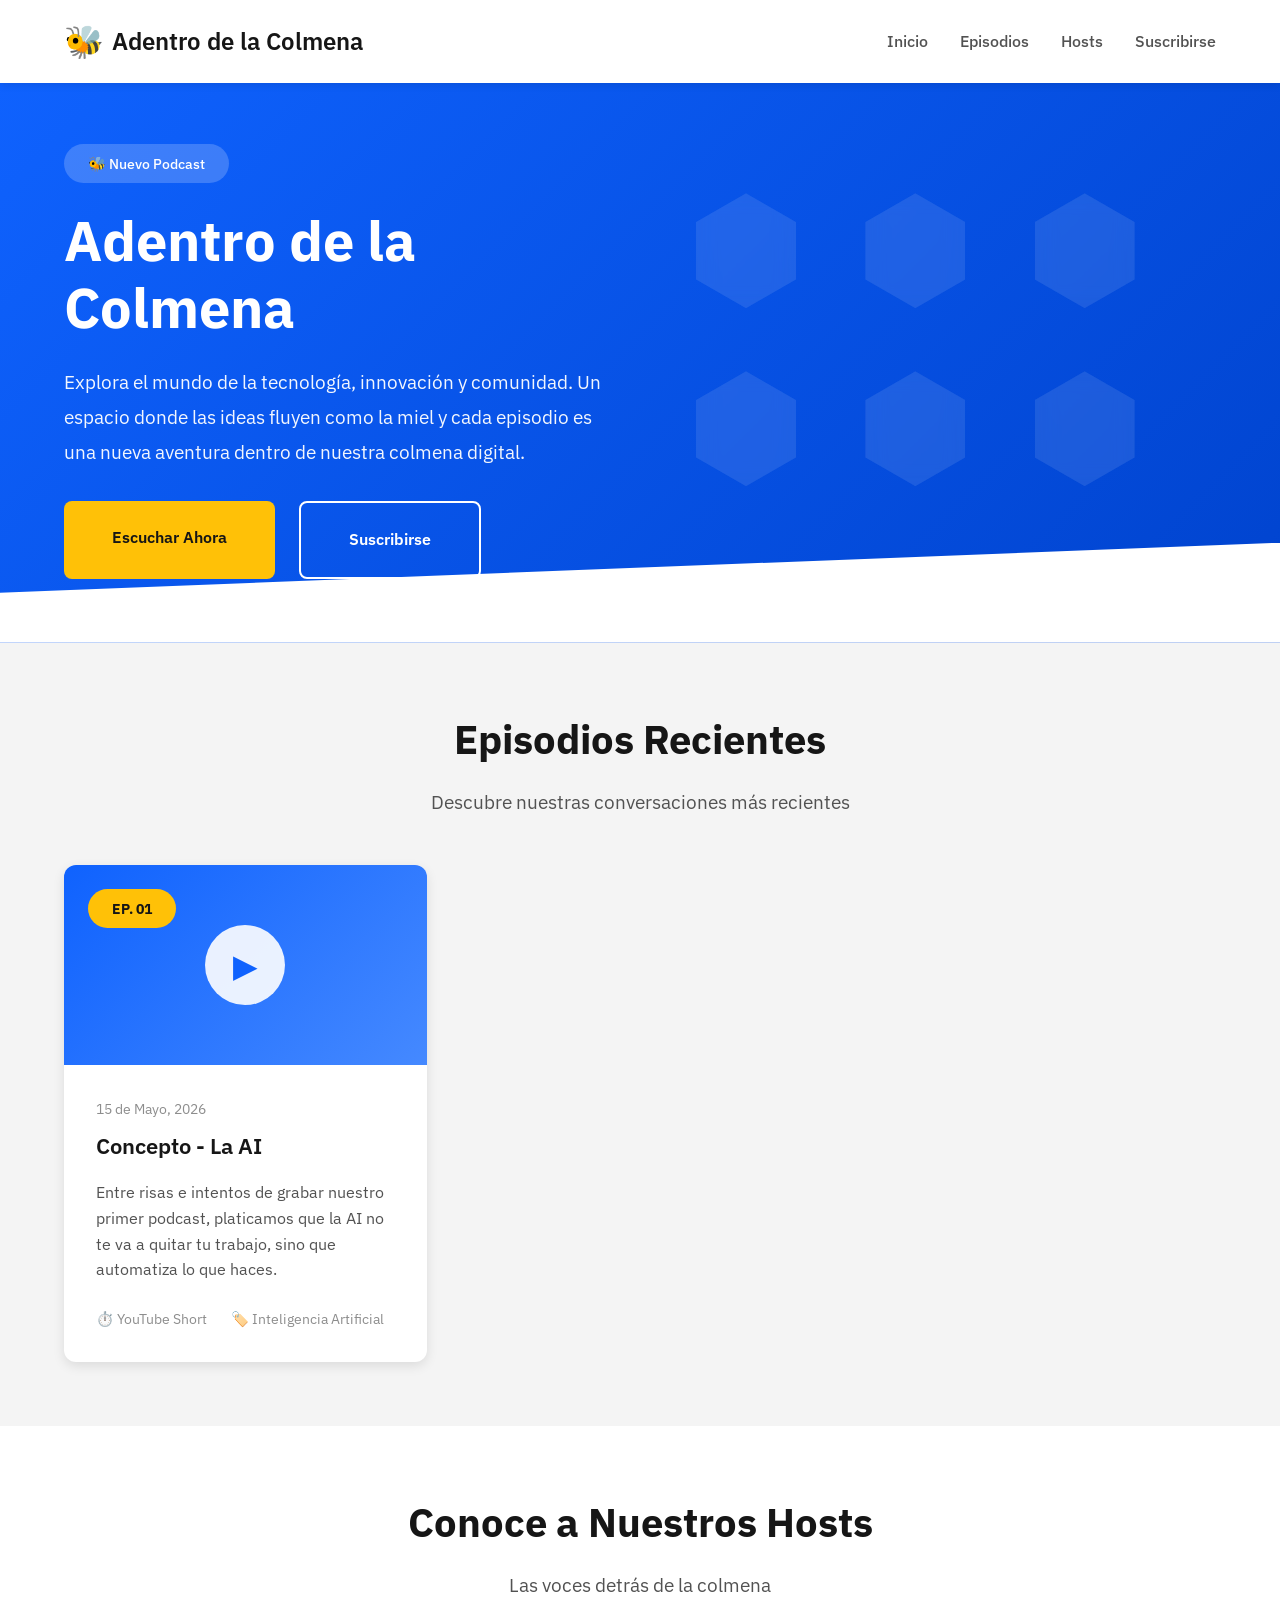
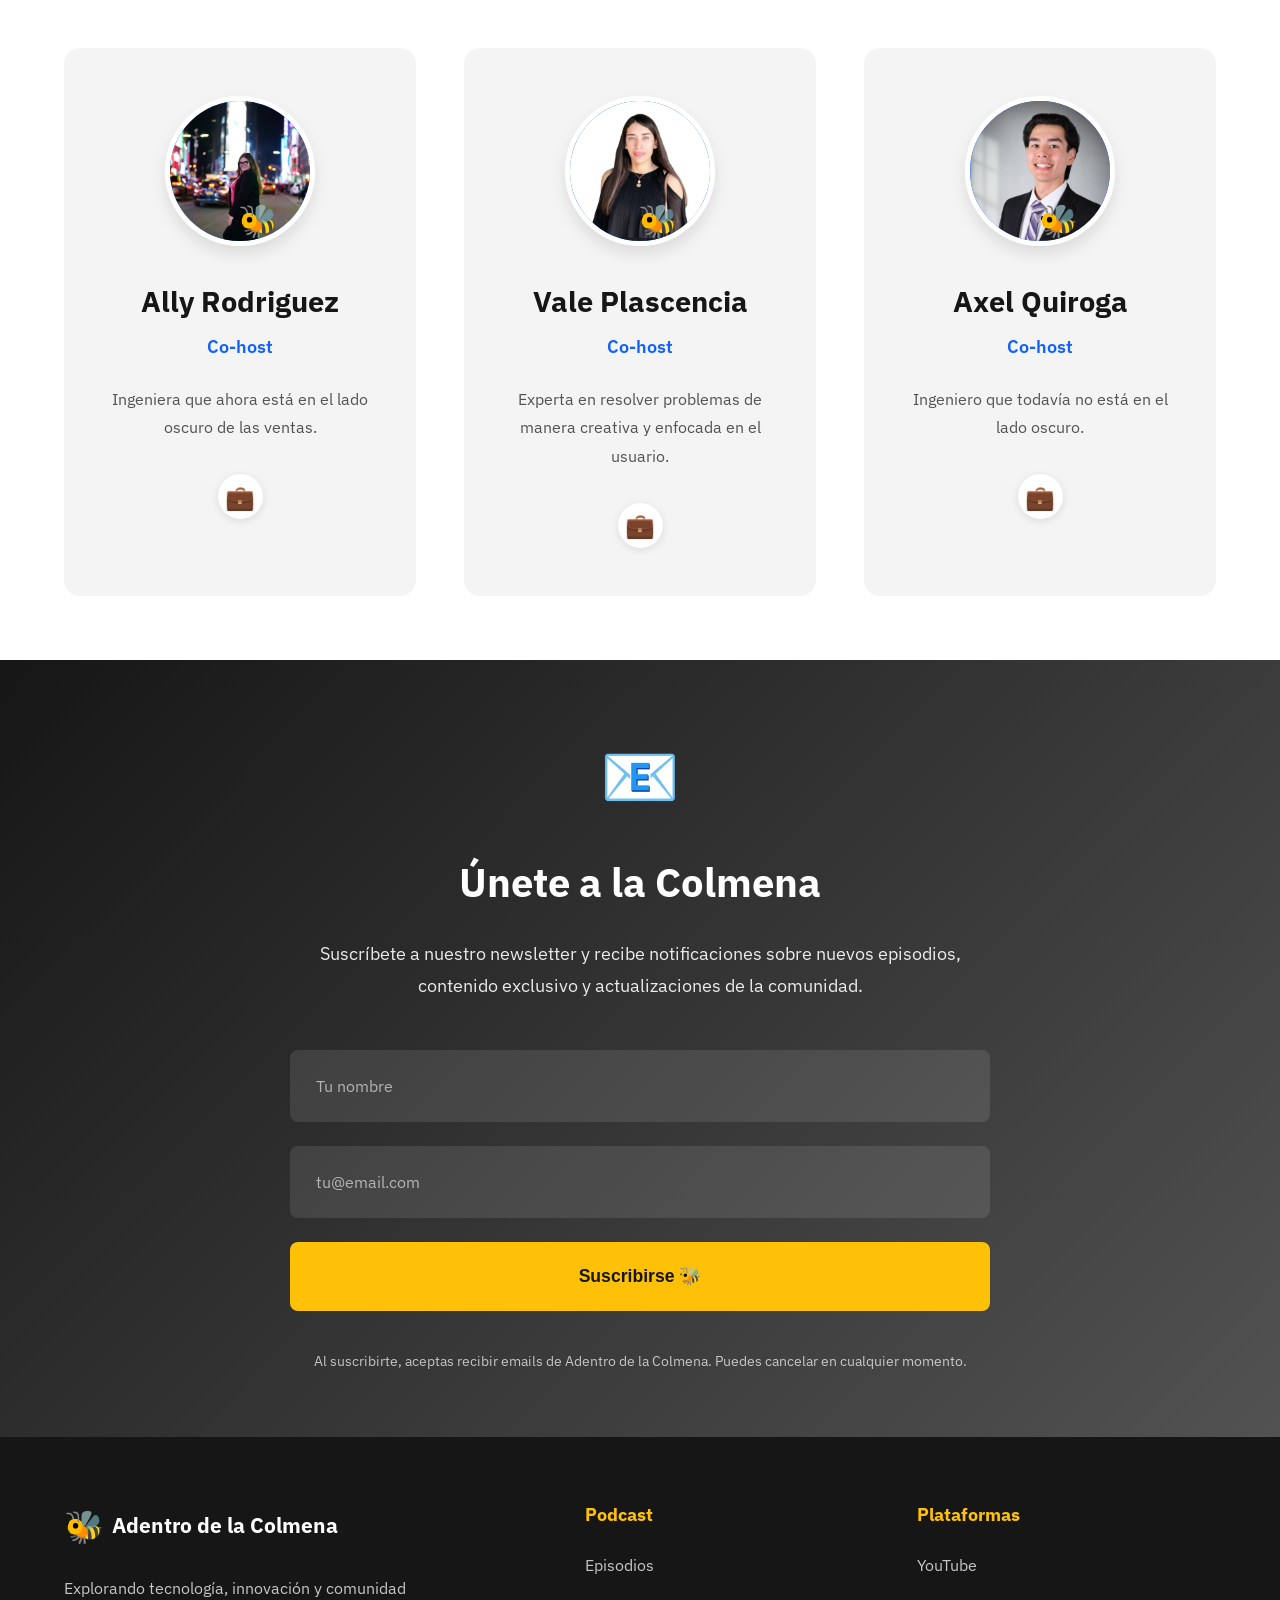
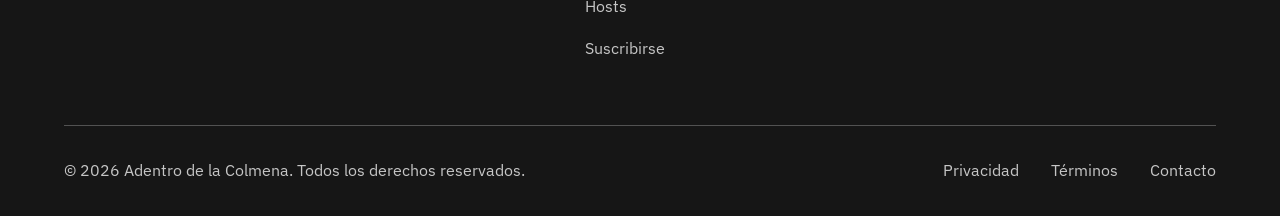
<file: index.html>
<!DOCTYPE html>
<html lang="es">
<head>
    <meta charset="UTF-8">
    <meta name="viewport" content="width=device-width, initial-scale=1.0">
    <meta name="description" content="Adentro de la Colmena - Un podcast sobre tecnología, innovación y comunidad">
    <title>Adentro de la Colmena | Podcast</title>
    <link rel="icon" href="data:image/svg+xml,<svg xmlns=%22http://www.w3.org/2000/svg%22 viewBox=%220 0 100 100%22><text y=%22.9em%22 font-size=%2290%22>🐝</text></svg>">
    <link rel="stylesheet" href="css/styles.css">
    <link rel="preconnect" href="https://fonts.googleapis.com">
    <link rel="preconnect" href="https://fonts.gstatic.com" crossorigin>
    <link href="https://fonts.googleapis.com/css2?family=IBM+Plex+Sans:wght@300;400;500;600;700&display=swap" rel="stylesheet">
</head>
<body>
    <!-- Header/Navigation -->
    <header class="header">
        <nav class="nav-container">
            <div class="logo">
                <span class="bee-icon">🐝</span>
                <h1>Adentro de la Colmena</h1>
            </div>
            <ul class="nav-menu">
                <li><a href="#inicio">Inicio</a></li>
                <li><a href="#episodios">Episodios</a></li>
                <li><a href="#hosts">Hosts</a></li>
                <li><a href="#suscribirse">Suscribirse</a></li>
            </ul>
            <button class="mobile-menu-toggle" aria-label="Toggle menu">
                <span></span>
                <span></span>
                <span></span>
            </button>
        </nav>
    </header>

    <!-- Hero Section -->
    <section id="inicio" class="hero">
        <div class="hero-content">
            <div class="hero-text">
                <span class="hero-badge">🐝 Nuevo Podcast</span>
                <h2 class="hero-title">Adentro de la Colmena</h2>
                <p class="hero-description">
                    Explora el mundo de la tecnología, innovación y comunidad. 
                    Un espacio donde las ideas fluyen como la miel y cada episodio 
                    es una nueva aventura dentro de nuestra colmena digital.
                </p>
                <div class="hero-buttons">
                    <a href="#episodios" class="btn btn-primary">Escuchar Ahora</a>
                    <a href="#suscribirse" class="btn btn-secondary">Suscribirse</a>
                </div>
            </div>
            <div class="hero-visual">
                <div class="honeycomb-pattern">
                    <div class="hexagon"></div>
                    <div class="hexagon"></div>
                    <div class="hexagon"></div>
                    <div class="hexagon"></div>
                    <div class="hexagon"></div>
                    <div class="hexagon"></div>
                </div>
            </div>
        </div>
        <div class="hero-wave"></div>
    </section>

    <!-- Episodes Gallery Section -->
    <section id="episodios" class="episodes">
        <div class="container">
            <div class="section-header">
                <h2 class="section-title">Episodios Recientes</h2>
                <p class="section-subtitle">Descubre nuestras conversaciones más recientes</p>
            </div>
            
            <div class="episodes-grid">
                <!-- Episode 1 -->
                <article class="episode-card" data-video-id="dlVNKXqr_vY" data-episode-title="Concepto - La AI">
                    <div class="episode-image">
                        <div class="episode-number">EP. 01</div>
                        <div class="play-button">▶</div>
                    </div>
                    <div class="episode-content">
                        <span class="episode-date">15 de Mayo, 2026</span>
                        <h3 class="episode-title">Concepto - La AI</h3>
                        <p class="episode-description">
                            Entre risas e intentos de grabar nuestro primer podcast, platicamos que la AI no te va a quitar tu trabajo, sino que automatiza lo que haces.
                        </p>
                        <div class="episode-meta">
                            <span class="duration">⏱️ YouTube Short</span>
                            <span class="category">🏷️ Inteligencia Artificial</span>
                        </div>
                    </div>
                </article>
            </div>
        </div>
    </section>

    <!-- Hosts Section -->
    <section id="hosts" class="hosts">
        <div class="container">
            <div class="section-header">
                <h2 class="section-title">Conoce a Nuestros Hosts</h2>
                <p class="section-subtitle">Las voces detrás de la colmena</p>
            </div>
            
            <div class="hosts-grid">
                <!-- Host 1 - Ally Rodriguez -->
                <div class="host-card">
                    <div class="host-image">
                        <div class="host-avatar">
                            <img src="images/1763784010808.jpeg" alt="Ally Rodriguez">
                        </div>
                        <div class="host-bee">🐝</div>
                    </div>
                    <div class="host-info">
                        <h3 class="host-name">Ally Rodriguez</h3>
                        <p class="host-role">Co-host</p>
                        <p class="host-bio">
                            Ingeniera que ahora está en el lado oscuro de las ventas.
                        </p>
                        <div class="host-social">
                            <a href="https://www.linkedin.com/in/allison-rodriguez-430b2316b/" target="_blank" class="social-link" aria-label="LinkedIn">💼</a>
                        </div>
                    </div>
                </div>

                <!-- Host 2 - Vale Plascencia -->
                <div class="host-card">
                    <div class="host-image">
                        <div class="host-avatar">
                            <img src="images/1728330929149.jpeg" alt="Vale Plascencia">
                        </div>
                        <div class="host-bee">🐝</div>
                    </div>
                    <div class="host-info">
                        <h3 class="host-name">Vale Plascencia</h3>
                        <p class="host-role">Co-host</p>
                        <p class="host-bio">
                            Experta en resolver problemas de manera creativa y enfocada en el usuario.
                        </p>
                        <div class="host-social">
                            <a href="https://www.linkedin.com/in/valeria-plascencia/" target="_blank" class="social-link" aria-label="LinkedIn">💼</a>
                        </div>
                    </div>
                </div>

                <!-- Host 3 - Axel Quiroga -->
                <div class="host-card">
                    <div class="host-image">
                        <div class="host-avatar">
                            <img src="images/1778179297372.png" alt="Axel Quiroga">
                        </div>
                        <div class="host-bee">🐝</div>
                    </div>
                    <div class="host-info">
                        <h3 class="host-name">Axel Quiroga</h3>
                        <p class="host-role">Co-host</p>
                        <p class="host-bio">
                            Ingeniero que todavía no está en el lado oscuro.
                        </p>
                        <div class="host-social">
                            <a href="https://www.linkedin.com/in/axel-quiroga-caldera/" target="_blank" class="social-link" aria-label="LinkedIn">💼</a>
                        </div>
                    </div>
                </div>
            </div>
        </div>
    </section>

    <!-- Subscribe Section -->
    <section id="suscribirse" class="subscribe">
        <div class="container">
            <div class="subscribe-content">
                <div class="subscribe-text">
                    <span class="subscribe-icon">📧</span>
                    <h2 class="subscribe-title">Únete a la Colmena</h2>
                    <p class="subscribe-description">
                        Suscríbete a nuestro newsletter y recibe notificaciones sobre nuevos 
                        episodios, contenido exclusivo y actualizaciones de la comunidad.
                    </p>
                </div>
                
                <form class="subscribe-form" id="subscribeForm">
                    <div class="form-group">
                        <input 
                            type="text" 
                            id="name" 
                            name="name" 
                            placeholder="Tu nombre" 
                            required
                            class="form-input"
                        >
                    </div>
                    <div class="form-group">
                        <input 
                            type="email" 
                            id="email" 
                            name="email" 
                            placeholder="tu@email.com" 
                            required
                            class="form-input"
                        >
                    </div>
                    <button type="submit" class="btn btn-primary btn-submit">
                        Suscribirse 🐝
                    </button>
                    <p class="form-privacy">
                        Al suscribirte, aceptas recibir emails de Adentro de la Colmena. 
                        Puedes cancelar en cualquier momento.
                    </p>
                </form>
                
                <div class="subscribe-success" id="successMessage" style="display: none;">
                    <span class="success-icon">✅</span>
                    <h3>¡Bienvenido a la Colmena!</h3>
                    <p>Te has suscrito exitosamente. Revisa tu email para confirmar.</p>
                </div>
            </div>
        </div>
    </section>

    <!-- Footer -->
    <footer class="footer">
        <div class="container">
            <div class="footer-content">
                <div class="footer-brand">
                    <div class="footer-logo">
                        <span class="bee-icon">🐝</span>
                        <h3>Adentro de la Colmena</h3>
                    </div>
                    <p class="footer-tagline">
                        Explorando tecnología, innovación y comunidad
                    </p>
                </div>
                
                <div class="footer-links">
                    <div class="footer-column">
                        <h4>Podcast</h4>
                        <ul>
                            <li><a href="#episodios">Episodios</a></li>
                            <li><a href="#hosts">Hosts</a></li>
                            <li><a href="#suscribirse">Suscribirse</a></li>
                        </ul>
                    </div>
                    
                    <div class="footer-column">
                        <h4>Plataformas</h4>
                        <ul>
                            <li><a href="https://www.youtube.com/@BEEBYTES-u4v" target="_blank">YouTube</a></li>
                        </ul>
                    </div>
                </div>
            </div>
            
            <div class="footer-bottom">
                <p>&copy; 2026 Adentro de la Colmena. Todos los derechos reservados.</p>
                <div class="footer-bottom-links">
                    <a href="privacidad.html">Privacidad</a>
                    <a href="#">Términos</a>
                    <a href="https://www.linkedin.com/in/axel-quiroga-caldera/" target="_blank">Contacto</a>
                </div>
            </div>
        </div>
    </footer>

    <!-- Video Modal -->
    <div class="video-modal" id="videoModal">
        <div class="video-modal-content">
            <div class="video-modal-header">
                <h3 class="video-modal-title" id="videoModalTitle">Episodio</h3>
                <button class="video-modal-close" id="closeModal" aria-label="Cerrar modal">×</button>
            </div>
            <div class="video-container" id="videoContainer">
                <!-- YouTube iframe will be inserted here -->
            </div>
        </div>
    </div>

    <script src="js/script.js"></script>
</body>
</html>
</file>
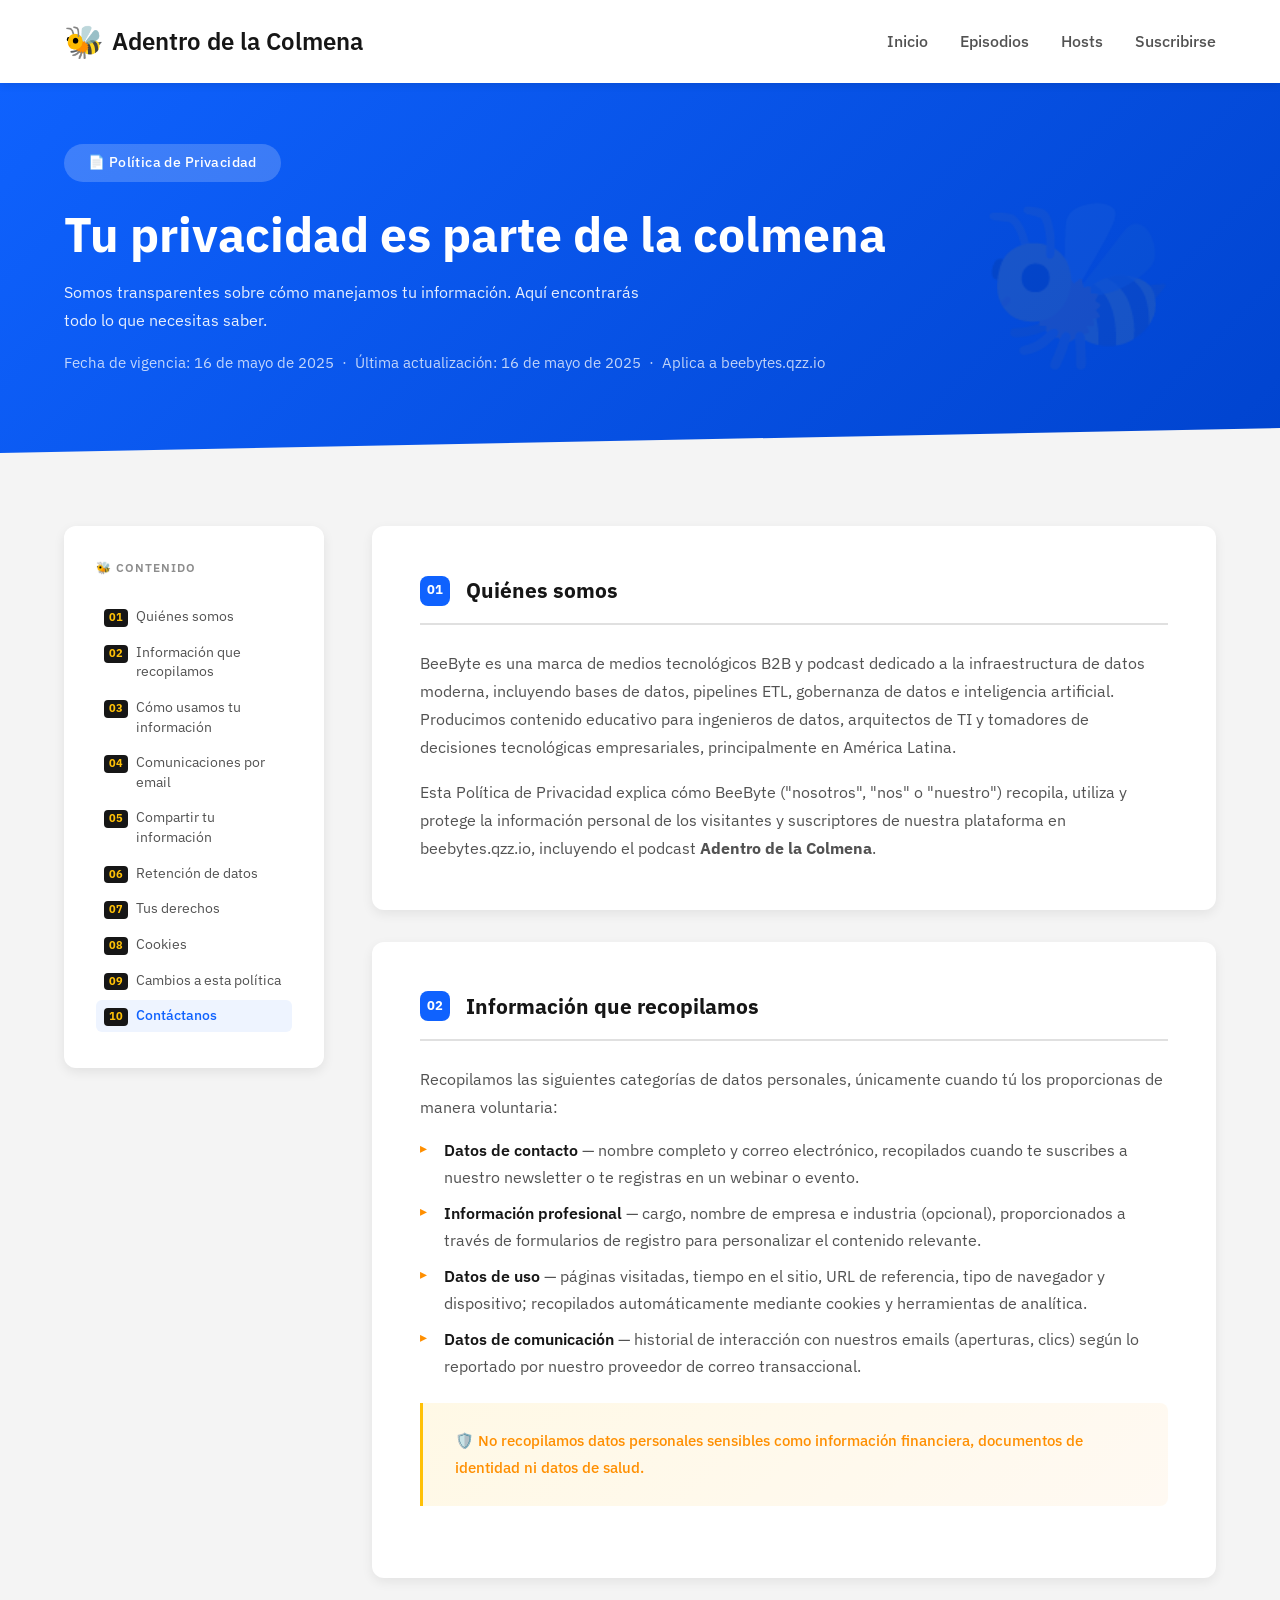
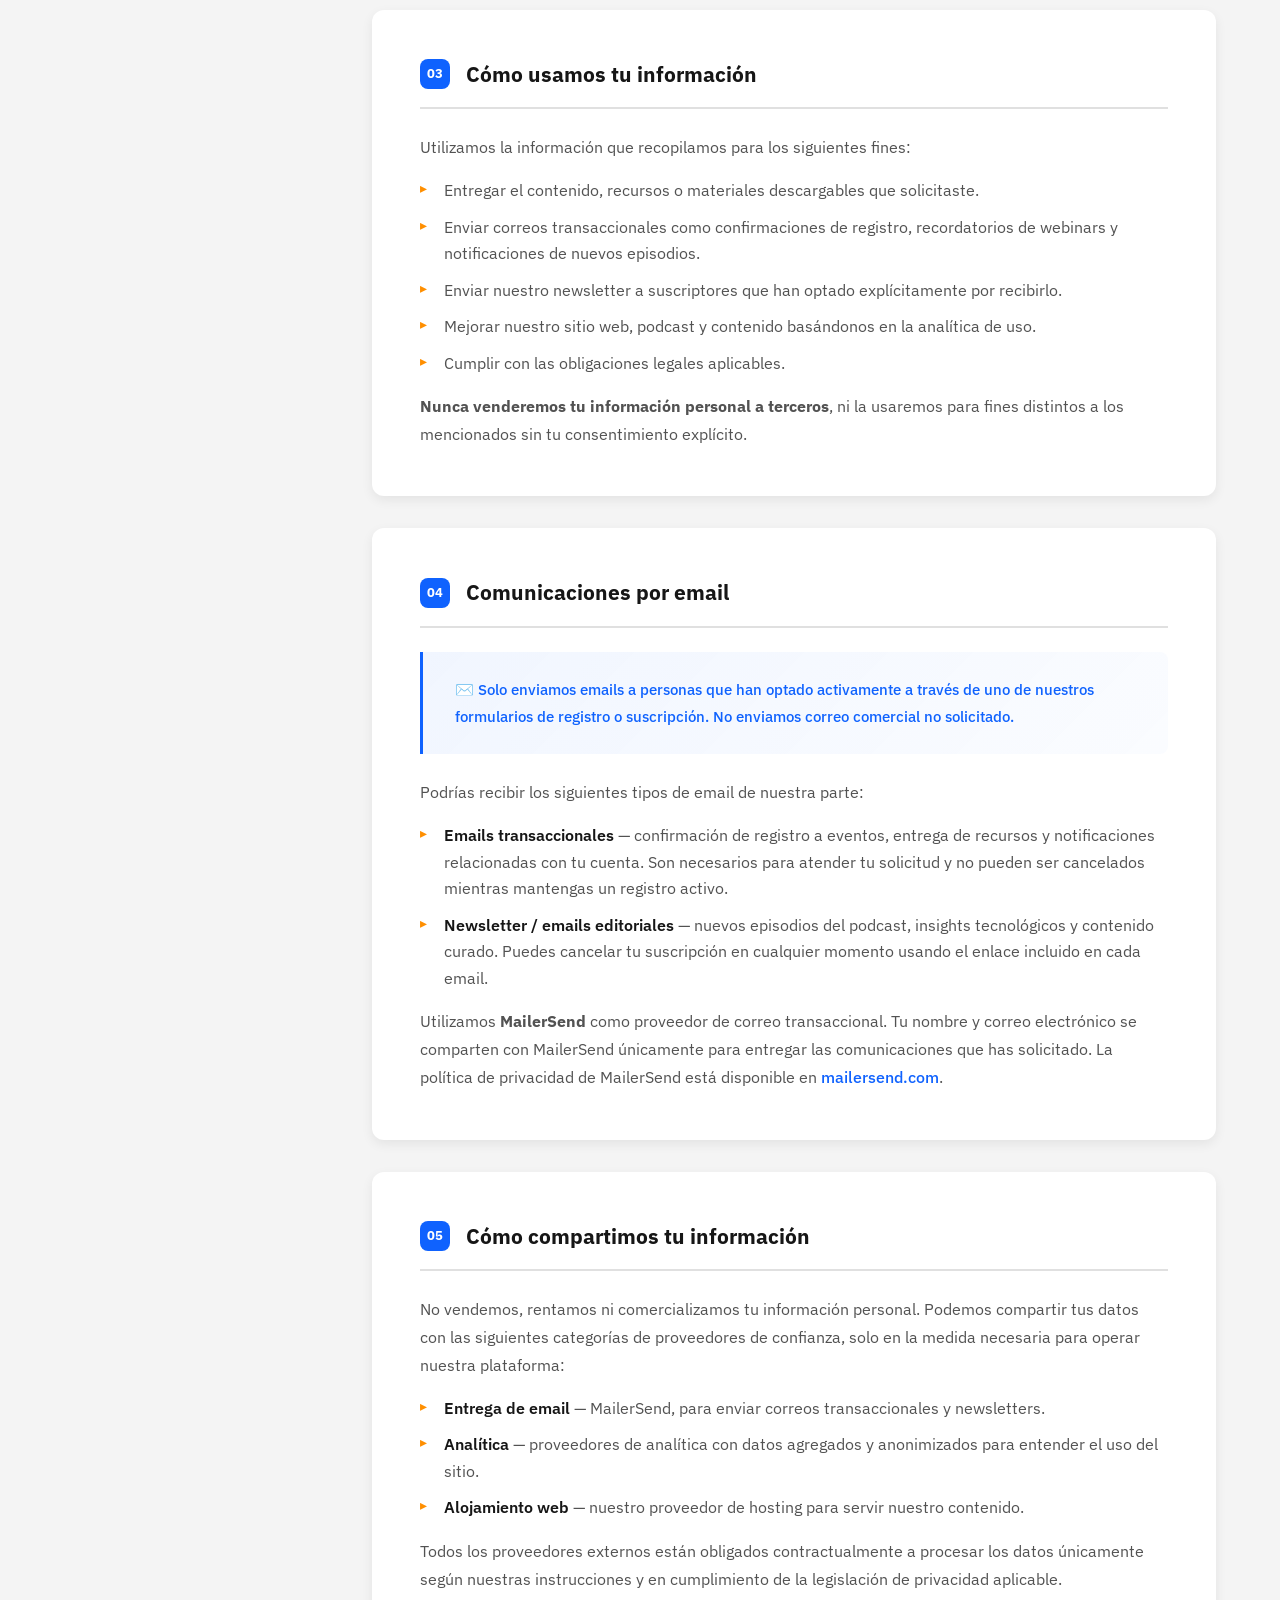
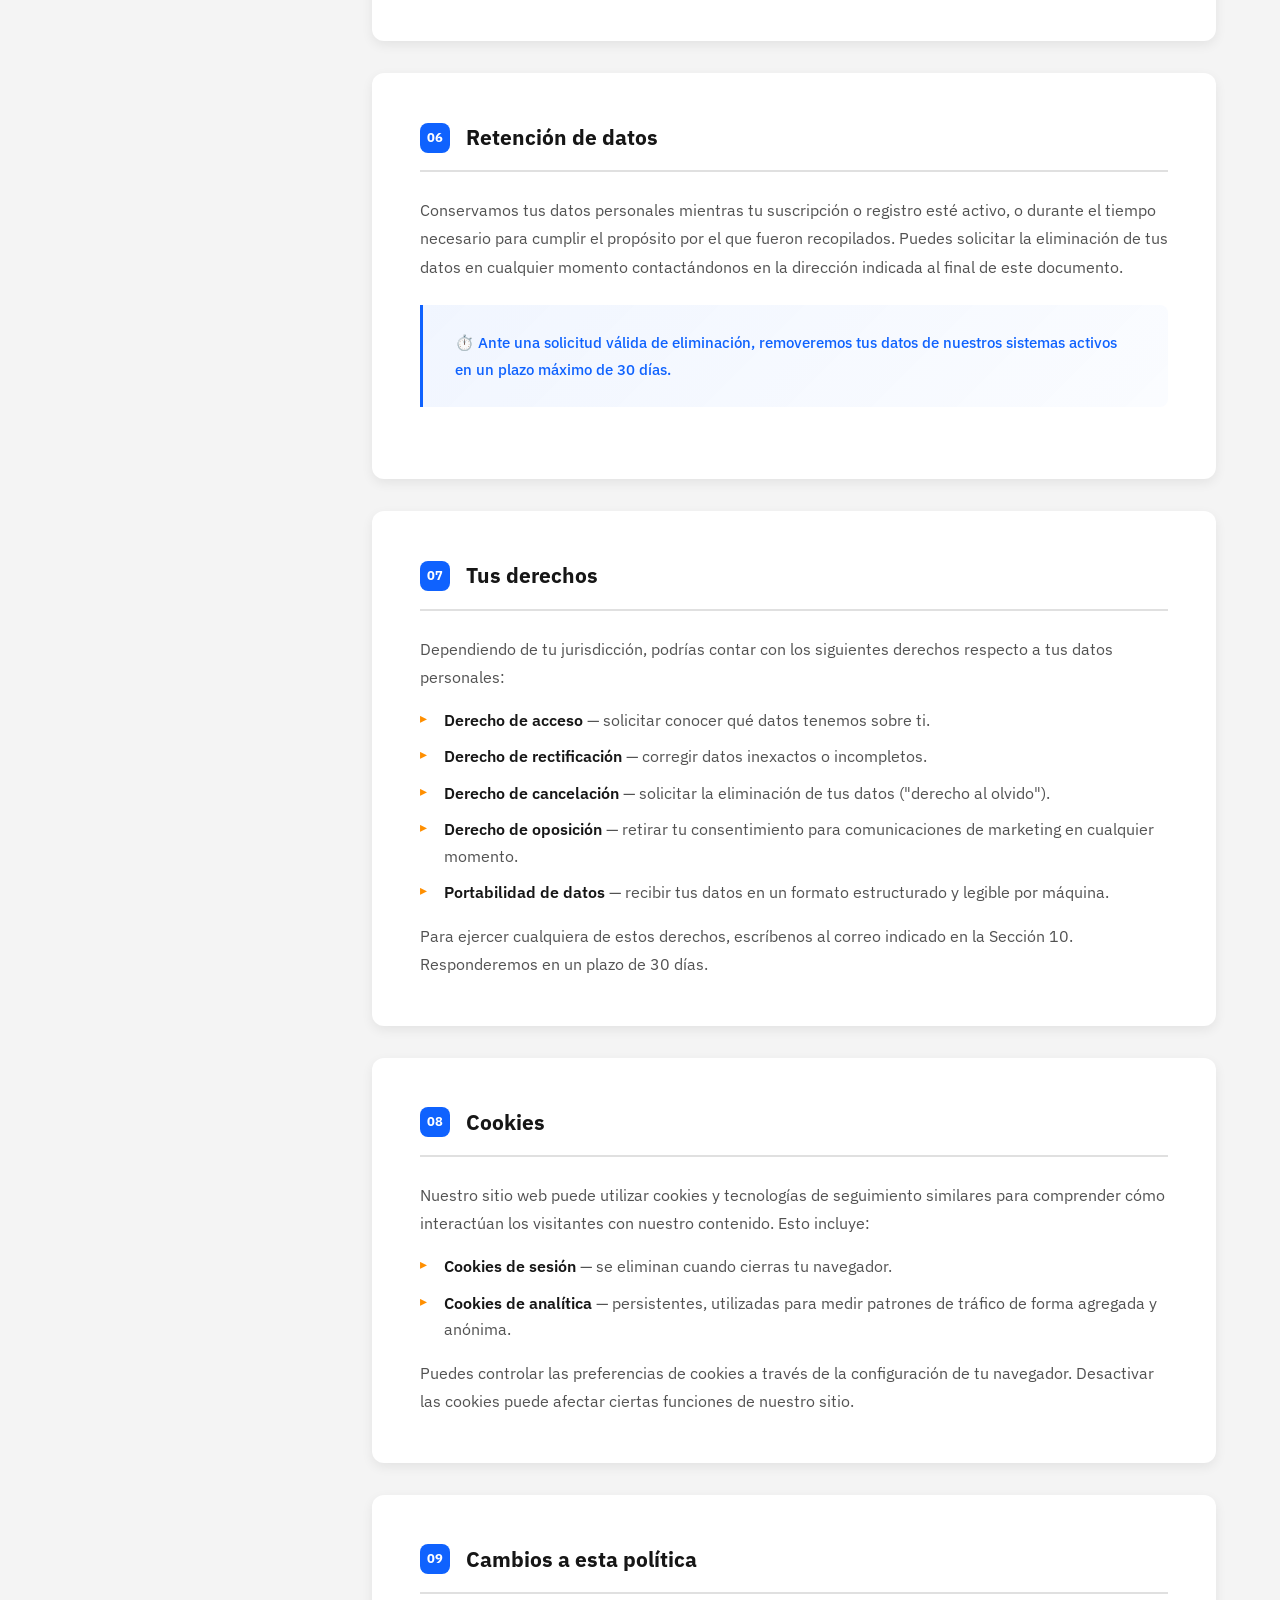
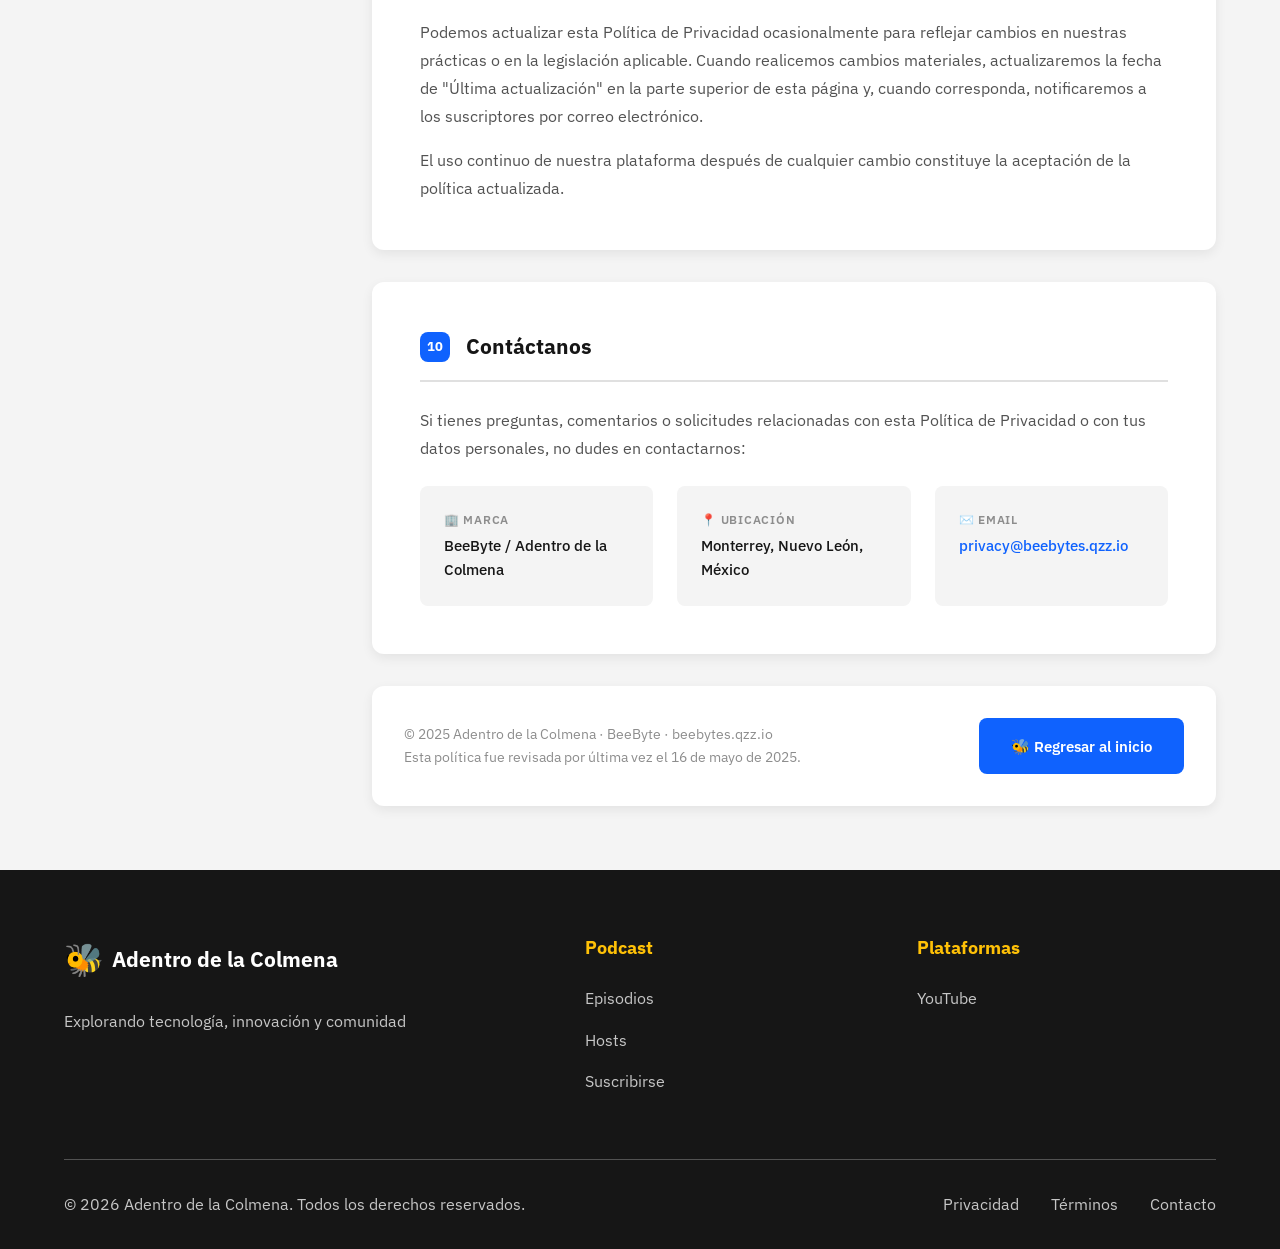
<file: privacidad.html>
<!DOCTYPE html>
<html lang="es">
<head>
    <meta charset="UTF-8">
    <meta name="viewport" content="width=device-width, initial-scale=1.0">
    <meta name="description" content="Política de Privacidad - Adentro de la Colmena Podcast">
    <title>Política de Privacidad | Adentro de la Colmena</title>
    <link rel="icon" href="data:image/svg+xml,<svg xmlns=%22http://www.w3.org/2000/svg%22 viewBox=%220 0 100 100%22><text y=%22.9em%22 font-size=%2290%22>🐝</text></svg>">
    <link rel="stylesheet" href="css/styles.css">
    <link rel="preconnect" href="https://fonts.googleapis.com">
    <link rel="preconnect" href="https://fonts.gstatic.com" crossorigin>
    <link href="https://fonts.googleapis.com/css2?family=IBM+Plex+Sans:wght@300;400;500;600;700&display=swap" rel="stylesheet">
    <style>
        /* ===================================
           Privacy Page – Estilos específicos
           =================================== */

        /* Banner superior */
        .privacy-hero {
            margin-top: 80px;
            background: linear-gradient(135deg, var(--ibm-blue) 0%, var(--ibm-blue-dark) 100%);
            color: var(--ibm-white);
            padding: var(--spacing-2xl) 0 calc(var(--spacing-2xl) + 40px);
            position: relative;
            overflow: hidden;
        }

        .privacy-hero::before {
            content: '🐝';
            position: absolute;
            right: 8%;
            top: 50%;
            transform: translateY(-50%);
            font-size: 10rem;
            opacity: 0.08;
            pointer-events: none;
        }

        .privacy-hero-content {
            max-width: 1200px;
            margin: 0 auto;
            padding: 0 var(--spacing-md);
            position: relative;
            z-index: 2;
        }

        .privacy-hero-badge {
            display: inline-block;
            background-color: rgba(255, 255, 255, 0.2);
            padding: var(--spacing-xs) var(--spacing-md);
            border-radius: 50px;
            font-size: 0.85rem;
            font-weight: 500;
            margin-bottom: var(--spacing-md);
            letter-spacing: 0.03em;
        }

        .privacy-hero h1 {
            font-size: 3rem;
            font-weight: 700;
            margin-bottom: var(--spacing-sm);
            line-height: 1.2;
        }

        .privacy-hero-meta {
            font-size: 0.95rem;
            opacity: 0.75;
            margin-top: var(--spacing-sm);
        }

        .privacy-hero-wave {
            position: absolute;
            bottom: 0;
            left: 0;
            width: 100%;
            height: 50px;
            background: var(--ibm-gray-100);
            clip-path: polygon(0 50%, 100% 0, 100% 100%, 0 100%);
        }

        /* Layout principal */
        .privacy-body {
            background-color: var(--ibm-gray-100);
            padding: var(--spacing-xl) 0 var(--spacing-2xl);
        }

        .privacy-layout {
            max-width: 1200px;
            margin: 0 auto;
            padding: 0 var(--spacing-md);
            display: grid;
            grid-template-columns: 260px 1fr;
            gap: var(--spacing-xl);
            align-items: start;
        }

        /* Sidebar / TOC */
        .privacy-sidebar {
            position: sticky;
            top: 100px;
        }

        .privacy-toc {
            background-color: var(--ibm-white);
            border-radius: 12px;
            padding: var(--spacing-lg);
            box-shadow: 0 4px 12px rgba(0, 0, 0, 0.08);
        }

        .privacy-toc-title {
            font-size: 0.75rem;
            font-weight: 600;
            color: var(--ibm-gray-70);
            text-transform: uppercase;
            letter-spacing: 0.08em;
            margin-bottom: var(--spacing-md);
            display: flex;
            align-items: center;
            gap: 6px;
        }

        .privacy-toc ol {
            list-style: none;
            counter-reset: toc-counter;
        }

        .privacy-toc ol li {
            counter-increment: toc-counter;
            margin-bottom: 4px;
        }

        .privacy-toc ol li a {
            display: flex;
            align-items: baseline;
            gap: 8px;
            font-size: 0.875rem;
            color: var(--ibm-gray-50);
            text-decoration: none;
            padding: 6px 8px;
            border-radius: 6px;
            transition: var(--transition-fast);
            line-height: 1.4;
        }

        .privacy-toc ol li a::before {
            content: counter(toc-counter, decimal-leading-zero);
            font-size: 0.7rem;
            font-weight: 700;
            color: var(--honey-yellow);
            background-color: var(--ibm-black);
            border-radius: 4px;
            padding: 1px 5px;
            flex-shrink: 0;
        }

        .privacy-toc ol li a:hover {
            color: var(--ibm-blue);
            background-color: var(--ibm-gray-100);
        }

        .privacy-toc ol li a.active {
            color: var(--ibm-blue);
            background-color: rgba(15, 98, 254, 0.07);
            font-weight: 500;
        }

        /* Contenido principal */
        .privacy-content {
            display: flex;
            flex-direction: column;
            gap: var(--spacing-lg);
        }

        .privacy-card {
            background-color: var(--ibm-white);
            border-radius: 12px;
            padding: var(--spacing-xl);
            box-shadow: 0 4px 12px rgba(0, 0, 0, 0.07);
            scroll-margin-top: 100px;
        }

        .privacy-card h2 {
            font-size: 1.3rem;
            font-weight: 700;
            color: var(--ibm-black);
            margin-bottom: var(--spacing-md);
            padding-bottom: var(--spacing-sm);
            border-bottom: 2px solid var(--ibm-gray-90);
            display: flex;
            align-items: center;
            gap: var(--spacing-sm);
        }

        .privacy-card h2 .section-number {
            display: inline-flex;
            align-items: center;
            justify-content: center;
            width: 30px;
            height: 30px;
            background: var(--ibm-blue);
            color: var(--ibm-white);
            border-radius: 8px;
            font-size: 0.8rem;
            font-weight: 700;
            flex-shrink: 0;
        }

        .privacy-card p {
            font-size: 0.975rem;
            color: var(--ibm-gray-50);
            line-height: 1.8;
            margin-bottom: var(--spacing-sm);
        }

        .privacy-card p:last-child {
            margin-bottom: 0;
        }

        .privacy-card ul {
            list-style: none;
            padding: 0;
            margin: var(--spacing-sm) 0;
            display: flex;
            flex-direction: column;
            gap: 10px;
        }

        .privacy-card ul li {
            font-size: 0.975rem;
            color: var(--ibm-gray-50);
            line-height: 1.7;
            padding-left: var(--spacing-md);
            position: relative;
        }

        .privacy-card ul li::before {
            content: '▸';
            position: absolute;
            left: 0;
            color: var(--honey-amber);
            font-size: 0.85rem;
        }

        .privacy-card ul li strong {
            color: var(--ibm-black);
            font-weight: 600;
        }

        /* Highlight box */
        .privacy-highlight {
            background: linear-gradient(135deg, rgba(15, 98, 254, 0.06) 0%, rgba(15, 98, 254, 0.02) 100%);
            border-left: 3px solid var(--ibm-blue);
            border-radius: 0 8px 8px 0;
            padding: var(--spacing-md) var(--spacing-lg);
            margin: var(--spacing-md) 0;
        }

        .privacy-highlight p {
            font-size: 0.95rem;
            color: var(--ibm-blue);
            margin-bottom: 0 !important;
            font-weight: 500;
        }

        /* Highlight amarillo */
        .privacy-highlight-yellow {
            background: linear-gradient(135deg, rgba(255, 193, 7, 0.1) 0%, rgba(255, 143, 0, 0.05) 100%);
            border-left: 3px solid var(--honey-yellow);
            border-radius: 0 8px 8px 0;
            padding: var(--spacing-md) var(--spacing-lg);
            margin: var(--spacing-md) 0;
        }

        .privacy-highlight-yellow p {
            font-size: 0.95rem;
            color: var(--honey-amber);
            margin-bottom: 0 !important;
            font-weight: 500;
        }

        /* Links dentro del contenido */
        .privacy-card a {
            color: var(--ibm-blue);
            text-decoration: none;
            font-weight: 500;
            transition: var(--transition-fast);
        }

        .privacy-card a:hover {
            text-decoration: underline;
        }

        /* Contact info */
        .privacy-contact-grid {
            display: grid;
            grid-template-columns: repeat(auto-fill, minmax(200px, 1fr));
            gap: var(--spacing-md);
            margin-top: var(--spacing-md);
        }

        .privacy-contact-item {
            background-color: var(--ibm-gray-100);
            border-radius: 8px;
            padding: var(--spacing-md);
            display: flex;
            flex-direction: column;
            gap: 4px;
        }

        .privacy-contact-item .contact-label {
            font-size: 0.75rem;
            font-weight: 600;
            color: var(--ibm-gray-70);
            text-transform: uppercase;
            letter-spacing: 0.06em;
        }

        .privacy-contact-item .contact-value {
            font-size: 0.95rem;
            color: var(--ibm-black);
            font-weight: 500;
        }

        .privacy-contact-item .contact-value a {
            color: var(--ibm-blue);
        }

        /* Footer de la página de privacidad */
        .privacy-page-footer {
            background-color: var(--ibm-white);
            border-radius: 12px;
            padding: var(--spacing-lg);
            box-shadow: 0 4px 12px rgba(0, 0, 0, 0.07);
            display: flex;
            justify-content: space-between;
            align-items: center;
            flex-wrap: wrap;
            gap: var(--spacing-md);
        }

        .privacy-page-footer p {
            font-size: 0.875rem;
            color: var(--ibm-gray-70);
        }

        .back-to-home {
            display: inline-flex;
            align-items: center;
            gap: var(--spacing-xs);
            background-color: var(--ibm-blue);
            color: var(--ibm-white);
            padding: var(--spacing-sm) var(--spacing-lg);
            border-radius: 8px;
            text-decoration: none;
            font-weight: 600;
            font-size: 0.95rem;
            transition: var(--transition-normal);
        }

        .back-to-home:hover {
            background-color: var(--ibm-blue-dark);
            transform: translateY(-2px);
            box-shadow: 0 4px 12px rgba(15, 98, 254, 0.3);
        }

        /* Responsive */
        @media (max-width: 968px) {
            .privacy-layout {
                grid-template-columns: 1fr;
            }

            .privacy-sidebar {
                position: static;
            }

            .privacy-hero h1 {
                font-size: 2.2rem;
            }

            .privacy-toc {
                display: grid;
                grid-template-columns: 1fr 1fr;
                gap: var(--spacing-sm);
                align-items: start;
            }

            .privacy-toc-title {
                grid-column: 1 / -1;
                margin-bottom: var(--spacing-xs);
            }
        }

        @media (max-width: 600px) {
            .privacy-hero h1 {
                font-size: 1.8rem;
            }

            .privacy-card {
                padding: var(--spacing-lg);
            }

            .privacy-toc {
                grid-template-columns: 1fr;
            }

            .privacy-page-footer {
                flex-direction: column;
                text-align: center;
            }
        }
    </style>
</head>
<body>

    <!-- ===== Header / Nav (idéntico al sitio) ===== -->
    <header class="header">
        <nav class="nav-container">
            <div class="logo">
                <span class="bee-icon">🐝</span>
                <h1>Adentro de la Colmena</h1>
            </div>
            <ul class="nav-menu">
                <li><a href="index.html#inicio">Inicio</a></li>
                <li><a href="index.html#episodios">Episodios</a></li>
                <li><a href="index.html#hosts">Hosts</a></li>
                <li><a href="index.html#suscribirse">Suscribirse</a></li>
            </ul>
            <button class="mobile-menu-toggle" aria-label="Toggle menu">
                <span></span>
                <span></span>
                <span></span>
            </button>
        </nav>
    </header>

    <!-- ===== Hero Banner ===== -->
    <section class="privacy-hero">
        <div class="privacy-hero-content">
            <span class="privacy-hero-badge">📄 Política de Privacidad</span>
            <h1>Tu privacidad es parte de la colmena</h1>
            <p style="opacity:0.9; max-width:600px; line-height:1.7; margin-top: var(--spacing-sm);">
                Somos transparentes sobre cómo manejamos tu información. Aquí encontrarás todo lo que necesitas saber.
            </p>
            <p class="privacy-hero-meta">
                Fecha de vigencia: 16 de mayo de 2025 &nbsp;·&nbsp; Última actualización: 16 de mayo de 2025 &nbsp;·&nbsp; Aplica a beebytes.qzz.io
            </p>
        </div>
        <div class="privacy-hero-wave"></div>
    </section>

    <!-- ===== Cuerpo Principal ===== -->
    <main class="privacy-body">
        <div class="privacy-layout">

            <!-- Sidebar: Tabla de contenidos -->
            <aside class="privacy-sidebar">
                <nav class="privacy-toc" aria-label="Tabla de contenidos">
                    <p class="privacy-toc-title">🐝 Contenido</p>
                    <ol>
                        <li><a href="#s1">Quiénes somos</a></li>
                        <li><a href="#s2">Información que recopilamos</a></li>
                        <li><a href="#s3">Cómo usamos tu información</a></li>
                        <li><a href="#s4">Comunicaciones por email</a></li>
                        <li><a href="#s5">Compartir tu información</a></li>
                        <li><a href="#s6">Retención de datos</a></li>
                        <li><a href="#s7">Tus derechos</a></li>
                        <li><a href="#s8">Cookies</a></li>
                        <li><a href="#s9">Cambios a esta política</a></li>
                        <li><a href="#s10">Contáctanos</a></li>
                    </ol>
                </nav>
            </aside>

            <!-- Contenido de secciones -->
            <div class="privacy-content">

                <!-- 1. Quiénes somos -->
                <article class="privacy-card" id="s1">
                    <h2><span class="section-number">01</span>Quiénes somos</h2>
                    <p>
                        BeeByte es una marca de medios tecnológicos B2B y podcast dedicado a la infraestructura de datos moderna, incluyendo bases de datos, pipelines ETL, gobernanza de datos e inteligencia artificial. Producimos contenido educativo para ingenieros de datos, arquitectos de TI y tomadores de decisiones tecnológicas empresariales, principalmente en América Latina.
                    </p>
                    <p>
                        Esta Política de Privacidad explica cómo BeeByte ("nosotros", "nos" o "nuestro") recopila, utiliza y protege la información personal de los visitantes y suscriptores de nuestra plataforma en beebytes.qzz.io, incluyendo el podcast <strong>Adentro de la Colmena</strong>.
                    </p>
                </article>

                <!-- 2. Información que recopilamos -->
                <article class="privacy-card" id="s2">
                    <h2><span class="section-number">02</span>Información que recopilamos</h2>
                    <p>Recopilamos las siguientes categorías de datos personales, únicamente cuando tú los proporcionas de manera voluntaria:</p>
                    <ul>
                        <li><strong>Datos de contacto</strong> — nombre completo y correo electrónico, recopilados cuando te suscribes a nuestro newsletter o te registras en un webinar o evento.</li>
                        <li><strong>Información profesional</strong> — cargo, nombre de empresa e industria (opcional), proporcionados a través de formularios de registro para personalizar el contenido relevante.</li>
                        <li><strong>Datos de uso</strong> — páginas visitadas, tiempo en el sitio, URL de referencia, tipo de navegador y dispositivo; recopilados automáticamente mediante cookies y herramientas de analítica.</li>
                        <li><strong>Datos de comunicación</strong> — historial de interacción con nuestros emails (aperturas, clics) según lo reportado por nuestro proveedor de correo transaccional.</li>
                    </ul>
                    <div class="privacy-highlight-yellow">
                        <p>🛡️ No recopilamos datos personales sensibles como información financiera, documentos de identidad ni datos de salud.</p>
                    </div>
                </article>

                <!-- 3. Cómo usamos tu información -->
                <article class="privacy-card" id="s3">
                    <h2><span class="section-number">03</span>Cómo usamos tu información</h2>
                    <p>Utilizamos la información que recopilamos para los siguientes fines:</p>
                    <ul>
                        <li>Entregar el contenido, recursos o materiales descargables que solicitaste.</li>
                        <li>Enviar correos transaccionales como confirmaciones de registro, recordatorios de webinars y notificaciones de nuevos episodios.</li>
                        <li>Enviar nuestro newsletter a suscriptores que han optado explícitamente por recibirlo.</li>
                        <li>Mejorar nuestro sitio web, podcast y contenido basándonos en la analítica de uso.</li>
                        <li>Cumplir con las obligaciones legales aplicables.</li>
                    </ul>
                    <p>
                        <strong>Nunca venderemos tu información personal a terceros</strong>, ni la usaremos para fines distintos a los mencionados sin tu consentimiento explícito.
                    </p>
                </article>

                <!-- 4. Comunicaciones por email -->
                <article class="privacy-card" id="s4">
                    <h2><span class="section-number">04</span>Comunicaciones por email</h2>
                    <div class="privacy-highlight">
                        <p>✉️ Solo enviamos emails a personas que han optado activamente a través de uno de nuestros formularios de registro o suscripción. No enviamos correo comercial no solicitado.</p>
                    </div>
                    <p>Podrías recibir los siguientes tipos de email de nuestra parte:</p>
                    <ul>
                        <li><strong>Emails transaccionales</strong> — confirmación de registro a eventos, entrega de recursos y notificaciones relacionadas con tu cuenta. Son necesarios para atender tu solicitud y no pueden ser cancelados mientras mantengas un registro activo.</li>
                        <li><strong>Newsletter / emails editoriales</strong> — nuevos episodios del podcast, insights tecnológicos y contenido curado. Puedes cancelar tu suscripción en cualquier momento usando el enlace incluido en cada email.</li>
                    </ul>
                    <p>
                        Utilizamos <strong>MailerSend</strong> como proveedor de correo transaccional. Tu nombre y correo electrónico se comparten con MailerSend únicamente para entregar las comunicaciones que has solicitado. La política de privacidad de MailerSend está disponible en <a href="https://www.mailersend.com/legal/privacy-policy" target="_blank" rel="noopener">mailersend.com</a>.
                    </p>
                </article>

                <!-- 5. Compartir tu información -->
                <article class="privacy-card" id="s5">
                    <h2><span class="section-number">05</span>Cómo compartimos tu información</h2>
                    <p>No vendemos, rentamos ni comercializamos tu información personal. Podemos compartir tus datos con las siguientes categorías de proveedores de confianza, solo en la medida necesaria para operar nuestra plataforma:</p>
                    <ul>
                        <li><strong>Entrega de email</strong> — MailerSend, para enviar correos transaccionales y newsletters.</li>
                        <li><strong>Analítica</strong> — proveedores de analítica con datos agregados y anonimizados para entender el uso del sitio.</li>
                        <li><strong>Alojamiento web</strong> — nuestro proveedor de hosting para servir nuestro contenido.</li>
                    </ul>
                    <p>Todos los proveedores externos están obligados contractualmente a procesar los datos únicamente según nuestras instrucciones y en cumplimiento de la legislación de privacidad aplicable.</p>
                </article>

                <!-- 6. Retención de datos -->
                <article class="privacy-card" id="s6">
                    <h2><span class="section-number">06</span>Retención de datos</h2>
                    <p>
                        Conservamos tus datos personales mientras tu suscripción o registro esté activo, o durante el tiempo necesario para cumplir el propósito por el que fueron recopilados. Puedes solicitar la eliminación de tus datos en cualquier momento contactándonos en la dirección indicada al final de este documento.
                    </p>
                    <div class="privacy-highlight">
                        <p>⏱️ Ante una solicitud válida de eliminación, removeremos tus datos de nuestros sistemas activos en un plazo máximo de 30 días.</p>
                    </div>
                </article>

                <!-- 7. Tus derechos -->
                <article class="privacy-card" id="s7">
                    <h2><span class="section-number">07</span>Tus derechos</h2>
                    <p>Dependiendo de tu jurisdicción, podrías contar con los siguientes derechos respecto a tus datos personales:</p>
                    <ul>
                        <li><strong>Derecho de acceso</strong> — solicitar conocer qué datos tenemos sobre ti.</li>
                        <li><strong>Derecho de rectificación</strong> — corregir datos inexactos o incompletos.</li>
                        <li><strong>Derecho de cancelación</strong> — solicitar la eliminación de tus datos ("derecho al olvido").</li>
                        <li><strong>Derecho de oposición</strong> — retirar tu consentimiento para comunicaciones de marketing en cualquier momento.</li>
                        <li><strong>Portabilidad de datos</strong> — recibir tus datos en un formato estructurado y legible por máquina.</li>
                    </ul>
                    <p>Para ejercer cualquiera de estos derechos, escríbenos al correo indicado en la Sección 10. Responderemos en un plazo de 30 días.</p>
                </article>

                <!-- 8. Cookies -->
                <article class="privacy-card" id="s8">
                    <h2><span class="section-number">08</span>Cookies</h2>
                    <p>
                        Nuestro sitio web puede utilizar cookies y tecnologías de seguimiento similares para comprender cómo interactúan los visitantes con nuestro contenido. Esto incluye:
                    </p>
                    <ul>
                        <li><strong>Cookies de sesión</strong> — se eliminan cuando cierras tu navegador.</li>
                        <li><strong>Cookies de analítica</strong> — persistentes, utilizadas para medir patrones de tráfico de forma agregada y anónima.</li>
                    </ul>
                    <p>
                        Puedes controlar las preferencias de cookies a través de la configuración de tu navegador. Desactivar las cookies puede afectar ciertas funciones de nuestro sitio.
                    </p>
                </article>

                <!-- 9. Cambios -->
                <article class="privacy-card" id="s9">
                    <h2><span class="section-number">09</span>Cambios a esta política</h2>
                    <p>
                        Podemos actualizar esta Política de Privacidad ocasionalmente para reflejar cambios en nuestras prácticas o en la legislación aplicable. Cuando realicemos cambios materiales, actualizaremos la fecha de "Última actualización" en la parte superior de esta página y, cuando corresponda, notificaremos a los suscriptores por correo electrónico.
                    </p>
                    <p>
                        El uso continuo de nuestra plataforma después de cualquier cambio constituye la aceptación de la política actualizada.
                    </p>
                </article>

                <!-- 10. Contacto -->
                <article class="privacy-card" id="s10">
                    <h2><span class="section-number">10</span>Contáctanos</h2>
                    <p>Si tienes preguntas, comentarios o solicitudes relacionadas con esta Política de Privacidad o con tus datos personales, no dudes en contactarnos:</p>
                    <div class="privacy-contact-grid">
                        <div class="privacy-contact-item">
                            <span class="contact-label">🏢 Marca</span>
                            <span class="contact-value">BeeByte / Adentro de la Colmena</span>
                        </div>
                        <div class="privacy-contact-item">
                            <span class="contact-label">📍 Ubicación</span>
                            <span class="contact-value">Monterrey, Nuevo León, México</span>
                        </div>
                        <div class="privacy-contact-item">
                            <span class="contact-label">✉️ Email</span>
                            <span class="contact-value"><a href="mailto:privacy@beebytes.qzz.io">privacy@beebytes.qzz.io</a></span>
                        </div>
                    </div>
                </article>

                <!-- Footer de la sección -->
                <div class="privacy-page-footer">
                    <p>© 2025 Adentro de la Colmena · BeeByte · beebytes.qzz.io<br>Esta política fue revisada por última vez el 16 de mayo de 2025.</p>
                    <a href="index.html" class="back-to-home">🐝 Regresar al inicio</a>
                </div>

            </div><!-- /.privacy-content -->
        </div><!-- /.privacy-layout -->
    </main>

    <!-- ===== Footer (idéntico al sitio) ===== -->
    <footer class="footer">
        <div class="container">
            <div class="footer-content">
                <div class="footer-brand">
                    <div class="footer-logo">
                        <span class="bee-icon">🐝</span>
                        <h3>Adentro de la Colmena</h3>
                    </div>
                    <p class="footer-tagline">
                        Explorando tecnología, innovación y comunidad
                    </p>
                </div>

                <div class="footer-links">
                    <div class="footer-column">
                        <h4>Podcast</h4>
                        <ul>
                            <li><a href="index.html#episodios">Episodios</a></li>
                            <li><a href="index.html#hosts">Hosts</a></li>
                            <li><a href="index.html#suscribirse">Suscribirse</a></li>
                        </ul>
                    </div>

                    <div class="footer-column">
                        <h4>Plataformas</h4>
                        <ul>
                            <li><a href="https://www.youtube.com/@BEEBYTES-u4v" target="_blank">YouTube</a></li>
                        </ul>
                    </div>
                </div>
            </div>

            <div class="footer-bottom">
                <p>© 2026 Adentro de la Colmena. Todos los derechos reservados.</p>
                <div class="footer-bottom-links">
                    <a href="privacidad.html">Privacidad</a>
                    <a href="#">Términos</a>
                    <a href="#">Contacto</a>
                </div>
            </div>
        </div>
    </footer>

    <script>
        // Mobile menu
        const mobileMenuToggle = document.querySelector('.mobile-menu-toggle');
        const navMenu = document.querySelector('.nav-menu');

        if (mobileMenuToggle) {
            mobileMenuToggle.addEventListener('click', () => {
                navMenu.classList.toggle('active');
                mobileMenuToggle.classList.toggle('active');
            });
        }

        // Header scroll shadow
        const header = document.querySelector('.header');
        window.addEventListener('scroll', () => {
            header.style.boxShadow = window.pageYOffset > 100
                ? '0 4px 12px rgba(0,0,0,0.15)'
                : '0 2px 8px rgba(0,0,0,0.1)';
        });

        // Active TOC link on scroll
        const sections = document.querySelectorAll('.privacy-card[id]');
        const tocLinks = document.querySelectorAll('.privacy-toc a');

        const sectionObserver = new IntersectionObserver((entries) => {
            entries.forEach(entry => {
                if (entry.isIntersecting) {
                    tocLinks.forEach(link => link.classList.remove('active'));
                    const active = document.querySelector(`.privacy-toc a[href="#${entry.target.id}"]`);
                    if (active) active.classList.add('active');
                }
            });
        }, { rootMargin: '-80px 0px -60% 0px', threshold: 0 });

        sections.forEach(s => sectionObserver.observe(s));

        // Smooth scroll for TOC links
        tocLinks.forEach(link => {
            link.addEventListener('click', function(e) {
                e.preventDefault();
                const target = document.querySelector(this.getAttribute('href'));
                if (target) {
                    const offset = target.getBoundingClientRect().top + window.pageYOffset - 100;
                    window.scrollTo({ top: offset, behavior: 'smooth' });
                }
            });
        });

        // Fade-in on load
        window.addEventListener('load', () => {
            document.body.style.opacity = '0';
            document.body.style.transition = 'opacity 0.4s ease';
            setTimeout(() => { document.body.style.opacity = '1'; }, 80);
        });

        // Mobile menu CSS injection (same as main site)
        const style = document.createElement('style');
        style.textContent = `
            .nav-menu.active {
                display: flex !important; flex-direction: column;
                position: absolute; top: 100%; left: 0; right: 0;
                background-color: white; padding: 1rem;
                box-shadow: 0 4px 12px rgba(0,0,0,.1); animation: slideDown .3s ease;
            }
            @keyframes slideDown {
                from { opacity:0; transform:translateY(-10px); }
                to   { opacity:1; transform:translateY(0); }
            }
            .mobile-menu-toggle.active span:nth-child(1) { transform:rotate(45deg) translate(5px,5px); }
            .mobile-menu-toggle.active span:nth-child(2) { opacity:0; }
            .mobile-menu-toggle.active span:nth-child(3) { transform:rotate(-45deg) translate(7px,-6px); }
        `;
        document.head.appendChild(style);
    </script>
</body>
</html>
</file>
<file: css/styles.css>
/* ===================================
   Variables y Reset
   =================================== */
:root {
    /* Colores IBM */
    --ibm-blue: #0f62fe;
    --ibm-blue-dark: #0043ce;
    --ibm-blue-light: #4589ff;
    --ibm-black: #161616;
    --ibm-gray-100: #f4f4f4;
    --ibm-gray-90: #e0e0e0;
    --ibm-gray-80: #c6c6c6;
    --ibm-gray-70: #8d8d8d;
    --ibm-gray-50: #525252;
    --ibm-white: #ffffff;
    
    /* Colores de abejas */
    --honey-yellow: #ffc107;
    --honey-gold: #ffb300;
    --honey-amber: #ff8f00;
    
    /* Espaciado */
    --spacing-xs: 0.5rem;
    --spacing-sm: 1rem;
    --spacing-md: 1.5rem;
    --spacing-lg: 2rem;
    --spacing-xl: 3rem;
    --spacing-2xl: 4rem;
    
    /* Tipografía */
    --font-family: 'IBM Plex Sans', -apple-system, BlinkMacSystemFont, 'Segoe UI', sans-serif;
    
    /* Transiciones */
    --transition-fast: 0.2s ease;
    --transition-normal: 0.3s ease;
    --transition-slow: 0.5s ease;
}

* {
    margin: 0;
    padding: 0;
    box-sizing: border-box;
}

html {
    scroll-behavior: smooth;
}

body {
    font-family: var(--font-family);
    background-color: var(--ibm-white);
    color: var(--ibm-black);
    line-height: 1.6;
    overflow-x: hidden;
}

.container {
    max-width: 1200px;
    margin: 0 auto;
    padding: 0 var(--spacing-md);
}

/* ===================================
   Header & Navigation
   =================================== */
.header {
    position: fixed;
    top: 0;
    left: 0;
    right: 0;
    background-color: var(--ibm-white);
    box-shadow: 0 2px 8px rgba(0, 0, 0, 0.1);
    z-index: 1000;
    transition: var(--transition-normal);
}

.nav-container {
    max-width: 1200px;
    margin: 0 auto;
    padding: var(--spacing-sm) var(--spacing-md);
    display: flex;
    justify-content: space-between;
    align-items: center;
}

.logo {
    display: flex;
    align-items: center;
    gap: var(--spacing-xs);
}

.logo h1 {
    font-size: 1.5rem;
    font-weight: 600;
    color: var(--ibm-black);
}

.bee-icon {
    font-size: 2rem;
    animation: float 3s ease-in-out infinite;
}

@keyframes float {
    0%, 100% { transform: translateY(0); }
    50% { transform: translateY(-10px); }
}

.nav-menu {
    display: flex;
    list-style: none;
    gap: var(--spacing-lg);
}

.nav-menu a {
    text-decoration: none;
    color: var(--ibm-gray-50);
    font-weight: 500;
    transition: var(--transition-fast);
    position: relative;
}

.nav-menu a::after {
    content: '';
    position: absolute;
    bottom: -5px;
    left: 0;
    width: 0;
    height: 2px;
    background-color: var(--ibm-blue);
    transition: var(--transition-fast);
}

.nav-menu a:hover {
    color: var(--ibm-blue);
}

.nav-menu a:hover::after {
    width: 100%;
}

.mobile-menu-toggle {
    display: none;
    flex-direction: column;
    gap: 5px;
    background: none;
    border: none;
    cursor: pointer;
    padding: var(--spacing-xs);
}

.mobile-menu-toggle span {
    width: 25px;
    height: 3px;
    background-color: var(--ibm-black);
    transition: var(--transition-fast);
}

/* ===================================
   Hero Section
   =================================== */
.hero {
    margin-top: 80px;
    background: linear-gradient(135deg, var(--ibm-blue) 0%, var(--ibm-blue-dark) 100%);
    color: var(--ibm-white);
    padding: var(--spacing-2xl) 0;
    position: relative;
    overflow: hidden;
}

.hero-content {
    max-width: 1200px;
    margin: 0 auto;
    padding: 0 var(--spacing-md);
    display: grid;
    grid-template-columns: 1fr 1fr;
    gap: var(--spacing-xl);
    align-items: center;
    position: relative;
    z-index: 2;
}

.hero-badge {
    display: inline-block;
    background-color: rgba(255, 255, 255, 0.2);
    padding: var(--spacing-xs) var(--spacing-md);
    border-radius: 50px;
    font-size: 0.9rem;
    font-weight: 500;
    margin-bottom: var(--spacing-md);
}

.hero-title {
    font-size: 3.5rem;
    font-weight: 700;
    margin-bottom: var(--spacing-md);
    line-height: 1.2;
}

.hero-description {
    font-size: 1.2rem;
    margin-bottom: var(--spacing-lg);
    opacity: 0.95;
    line-height: 1.8;
}

.hero-buttons {
    display: flex;
    gap: var(--spacing-md);
    flex-wrap: wrap;
}

.btn {
    padding: var(--spacing-md) var(--spacing-xl);
    border-radius: 8px;
    text-decoration: none;
    font-weight: 600;
    transition: var(--transition-normal);
    display: inline-block;
    cursor: pointer;
    border: none;
    font-size: 1rem;
}

.btn-primary {
    background-color: var(--honey-yellow);
    color: var(--ibm-black);
}

.btn-primary:hover {
    background-color: var(--honey-gold);
    transform: translateY(-2px);
    box-shadow: 0 8px 16px rgba(0, 0, 0, 0.2);
}

.btn-secondary {
    background-color: transparent;
    color: var(--ibm-white);
    border: 2px solid var(--ibm-white);
}

.btn-secondary:hover {
    background-color: var(--ibm-white);
    color: var(--ibm-blue);
    transform: translateY(-2px);
}

/* Honeycomb Pattern */
.hero-visual {
    position: relative;
    height: 400px;
}

.honeycomb-pattern {
    position: relative;
    width: 100%;
    height: 100%;
    display: grid;
    grid-template-columns: repeat(3, 1fr);
    gap: 20px;
    padding: var(--spacing-lg);
}

.hexagon {
    width: 100px;
    height: 115px;
    background-color: rgba(255, 255, 255, 0.1);
    position: relative;
    clip-path: polygon(50% 0%, 100% 25%, 100% 75%, 50% 100%, 0% 75%, 0% 25%);
    animation: pulse 4s ease-in-out infinite;
    backdrop-filter: blur(10px);
}

.hexagon:nth-child(1) { animation-delay: 0s; }
.hexagon:nth-child(2) { animation-delay: 0.5s; }
.hexagon:nth-child(3) { animation-delay: 1s; }
.hexagon:nth-child(4) { animation-delay: 1.5s; }
.hexagon:nth-child(5) { animation-delay: 2s; }
.hexagon:nth-child(6) { animation-delay: 2.5s; }

@keyframes pulse {
    0%, 100% { 
        opacity: 0.3;
        transform: scale(1);
    }
    50% { 
        opacity: 0.6;
        transform: scale(1.05);
    }
}

.hero-wave {
    position: absolute;
    bottom: 0;
    left: 0;
    width: 100%;
    height: 100px;
    background: var(--ibm-white);
    clip-path: polygon(0 50%, 100% 0, 100% 100%, 0 100%);
}

/* ===================================
   Section Headers
   =================================== */
.section-header {
    text-align: center;
    margin-bottom: var(--spacing-xl);
}

.section-title {
    font-size: 2.5rem;
    font-weight: 700;
    color: var(--ibm-black);
    margin-bottom: var(--spacing-sm);
}

.section-subtitle {
    font-size: 1.2rem;
    color: var(--ibm-gray-50);
}

/* ===================================
   Episodes Section
   =================================== */
.episodes {
    padding: var(--spacing-2xl) 0;
    background-color: var(--ibm-gray-100);
}

.episodes-grid {
    display: grid;
    grid-template-columns: repeat(auto-fill, minmax(350px, 1fr));
    gap: var(--spacing-lg);
}

.episode-card {
    background-color: var(--ibm-white);
    border-radius: 12px;
    overflow: hidden;
    box-shadow: 0 4px 12px rgba(0, 0, 0, 0.1);
    transition: var(--transition-normal);
    cursor: pointer;
}

.episode-card:hover {
    transform: translateY(-8px);
    box-shadow: 0 12px 24px rgba(0, 0, 0, 0.15);
}

.episode-image {
    position: relative;
    height: 200px;
    background: linear-gradient(135deg, var(--ibm-blue) 0%, var(--ibm-blue-light) 100%);
    display: flex;
    align-items: center;
    justify-content: center;
}

.episode-number {
    position: absolute;
    top: var(--spacing-md);
    left: var(--spacing-md);
    background-color: var(--honey-yellow);
    color: var(--ibm-black);
    padding: var(--spacing-xs) var(--spacing-md);
    border-radius: 20px;
    font-weight: 700;
    font-size: 0.9rem;
}

.play-button {
    width: 80px;
    height: 80px;
    background-color: rgba(255, 255, 255, 0.9);
    border-radius: 50%;
    display: flex;
    align-items: center;
    justify-content: center;
    font-size: 2rem;
    color: var(--ibm-blue);
    transition: var(--transition-fast);
}

.episode-card:hover .play-button {
    transform: scale(1.1);
    background-color: var(--honey-yellow);
    color: var(--ibm-black);
    box-shadow: 0 0 20px rgba(255, 193, 7, 0.5);
}

/* ===================================
   Video Modal
   =================================== */
.video-modal {
    display: none;
    position: fixed;
    top: 0;
    left: 0;
    width: 100%;
    height: 100%;
    background-color: rgba(0, 0, 0, 0.9);
    z-index: 2000;
    align-items: center;
    justify-content: center;
    animation: fadeIn 0.3s ease;
}

.video-modal.active {
    display: flex;
}

.video-modal-content {
    position: relative;
    width: 90%;
    max-width: 1000px;
    background-color: var(--ibm-black);
    border-radius: 12px;
    overflow: hidden;
    box-shadow: 0 20px 60px rgba(0, 0, 0, 0.5);
    animation: slideUp 0.4s ease;
}

@keyframes fadeIn {
    from {
        opacity: 0;
    }
    to {
        opacity: 1;
    }
}

@keyframes slideUp {
    from {
        transform: translateY(50px);
        opacity: 0;
    }
    to {
        transform: translateY(0);
        opacity: 1;
    }
}

.video-modal-header {
    display: flex;
    justify-content: space-between;
    align-items: center;
    padding: var(--spacing-md) var(--spacing-lg);
    background-color: var(--ibm-gray-50);
    color: var(--ibm-white);
}

.video-modal-title {
    font-size: 1.2rem;
    font-weight: 600;
    margin: 0;
}

.video-modal-close {
    background: none;
    border: none;
    color: var(--ibm-white);
    font-size: 2rem;
    cursor: pointer;
    width: 40px;
    height: 40px;
    display: flex;
    align-items: center;
    justify-content: center;
    border-radius: 50%;
    transition: var(--transition-fast);
}

.video-modal-close:hover {
    background-color: var(--honey-yellow);
    color: var(--ibm-black);
    transform: rotate(90deg);
}

.video-container {
    position: relative;
    padding-bottom: 56.25%; /* 16:9 aspect ratio */
    height: 0;
    overflow: hidden;
}

.video-container iframe {
    position: absolute;
    top: 0;
    left: 0;
    width: 100%;
    height: 100%;
    border: none;
}

.episode-content {
    padding: var(--spacing-lg);
}

.episode-date {
    color: var(--ibm-gray-70);
    font-size: 0.9rem;
    display: block;
    margin-bottom: var(--spacing-xs);
}

.episode-title {
    font-size: 1.4rem;
    font-weight: 600;
    color: var(--ibm-black);
    margin-bottom: var(--spacing-sm);
}

.episode-description {
    color: var(--ibm-gray-50);
    line-height: 1.6;
    margin-bottom: var(--spacing-md);
}

.episode-meta {
    display: flex;
    gap: var(--spacing-md);
    font-size: 0.9rem;
    color: var(--ibm-gray-70);
}

/* ===================================
   Hosts Section
   =================================== */
.hosts {
    padding: var(--spacing-2xl) 0;
    background-color: var(--ibm-white);
}

.hosts-grid {
    display: grid;
    grid-template-columns: repeat(3, 1fr);
    gap: var(--spacing-xl);
}

.host-card {
    background-color: var(--ibm-gray-100);
    border-radius: 16px;
    padding: var(--spacing-xl);
    transition: var(--transition-normal);
}

.host-card:hover {
    transform: translateY(-5px);
    box-shadow: 0 12px 24px rgba(0, 0, 0, 0.1);
}

.host-image {
    position: relative;
    margin-bottom: var(--spacing-lg);
    display: flex;
    justify-content: center;
}

.host-avatar {
    width: 150px;
    height: 150px;
    border-radius: 50%;
    background: linear-gradient(135deg, var(--ibm-blue) 0%, var(--ibm-blue-light) 100%);
    display: flex;
    align-items: center;
    justify-content: center;
    font-size: 4rem;
    border: 5px solid var(--ibm-white);
    box-shadow: 0 8px 16px rgba(0, 0, 0, 0.1);
    overflow: hidden;
}

.host-avatar img {
    width: 100%;
    height: 100%;
    object-fit: cover;
}

.host-bee {
    position: absolute;
    bottom: 0;
    right: 35%;
    font-size: 2rem;
    animation: buzz 2s ease-in-out infinite;
}

@keyframes buzz {
    0%, 100% { transform: translate(0, 0) rotate(0deg); }
    25% { transform: translate(5px, -5px) rotate(10deg); }
    50% { transform: translate(-5px, 5px) rotate(-10deg); }
    75% { transform: translate(5px, 5px) rotate(5deg); }
}

.host-info {
    text-align: center;
}

.host-name {
    font-size: 1.8rem;
    font-weight: 700;
    color: var(--ibm-black);
    margin-bottom: var(--spacing-xs);
}

.host-role {
    color: var(--ibm-blue);
    font-weight: 600;
    font-size: 1.1rem;
    margin-bottom: var(--spacing-md);
}

.host-bio {
    color: var(--ibm-gray-50);
    line-height: 1.8;
    margin-bottom: var(--spacing-lg);
}

.host-social {
    display: flex;
    justify-content: center;
    gap: var(--spacing-md);
}

.social-link {
    width: 45px;
    height: 45px;
    background-color: var(--ibm-white);
    border-radius: 50%;
    display: flex;
    align-items: center;
    justify-content: center;
    font-size: 1.5rem;
    text-decoration: none;
    transition: var(--transition-fast);
    box-shadow: 0 2px 8px rgba(0, 0, 0, 0.1);
}

.social-link:hover {
    background-color: var(--ibm-blue);
    transform: translateY(-3px);
    box-shadow: 0 4px 12px rgba(0, 0, 0, 0.2);
}

/* ===================================
   Subscribe Section
   =================================== */
.subscribe {
    padding: var(--spacing-2xl) 0;
    background: linear-gradient(135deg, var(--ibm-black) 0%, var(--ibm-gray-50) 100%);
    color: var(--ibm-white);
}

.subscribe-content {
    max-width: 700px;
    margin: 0 auto;
    text-align: center;
}

.subscribe-icon {
    font-size: 4rem;
    display: block;
    margin-bottom: var(--spacing-md);
}

.subscribe-title {
    font-size: 2.5rem;
    font-weight: 700;
    margin-bottom: var(--spacing-md);
}

.subscribe-description {
    font-size: 1.1rem;
    margin-bottom: var(--spacing-xl);
    opacity: 0.9;
    line-height: 1.8;
}

.subscribe-form {
    display: flex;
    flex-direction: column;
    gap: var(--spacing-md);
}

.form-group {
    width: 100%;
}

.form-input {
    width: 100%;
    padding: var(--spacing-md);
    border: 2px solid transparent;
    border-radius: 8px;
    font-size: 1rem;
    font-family: var(--font-family);
    background-color: rgba(255, 255, 255, 0.1);
    color: var(--ibm-white);
    transition: var(--transition-fast);
}

.form-input::placeholder {
    color: rgba(255, 255, 255, 0.6);
}

.form-input:focus {
    outline: none;
    border-color: var(--honey-yellow);
    background-color: rgba(255, 255, 255, 0.15);
}

.btn-submit {
    width: 100%;
    font-size: 1.1rem;
}

.form-privacy {
    font-size: 0.85rem;
    opacity: 0.7;
    margin-top: var(--spacing-sm);
}

.subscribe-success {
    background-color: rgba(255, 255, 255, 0.1);
    padding: var(--spacing-xl);
    border-radius: 12px;
    backdrop-filter: blur(10px);
}

.success-icon {
    font-size: 3rem;
    display: block;
    margin-bottom: var(--spacing-md);
}

.subscribe-success h3 {
    font-size: 1.8rem;
    margin-bottom: var(--spacing-sm);
}

/* ===================================
   Footer
   =================================== */
.footer {
    background-color: var(--ibm-black);
    color: var(--ibm-white);
    padding: var(--spacing-2xl) 0 var(--spacing-lg);
}

.footer-content {
    display: grid;
    grid-template-columns: 1.5fr 2fr;
    gap: var(--spacing-xl);
    margin-bottom: var(--spacing-xl);
}

.footer-logo {
    display: flex;
    align-items: center;
    gap: var(--spacing-xs);
    margin-bottom: var(--spacing-md);
}

.footer-logo h3 {
    font-size: 1.3rem;
}

.footer-tagline {
    color: var(--ibm-gray-80);
    line-height: 1.6;
}

.footer-links {
    display: grid;
    grid-template-columns: repeat(2, 1fr);
    gap: var(--spacing-lg);
}

.footer-column h4 {
    color: var(--honey-yellow);
    margin-bottom: var(--spacing-md);
    font-size: 1.1rem;
}

.footer-column ul {
    list-style: none;
}

.footer-column li {
    margin-bottom: var(--spacing-sm);
}

.footer-column a {
    color: var(--ibm-gray-80);
    text-decoration: none;
    transition: var(--transition-fast);
}

.footer-column a:hover {
    color: var(--ibm-white);
    padding-left: 5px;
}

.footer-bottom {
    border-top: 1px solid var(--ibm-gray-50);
    padding-top: var(--spacing-lg);
    display: flex;
    justify-content: space-between;
    align-items: center;
    flex-wrap: wrap;
    gap: var(--spacing-md);
}

.footer-bottom p {
    color: var(--ibm-gray-80);
}

.footer-bottom-links {
    display: flex;
    gap: var(--spacing-lg);
}

.footer-bottom-links a {
    color: var(--ibm-gray-80);
    text-decoration: none;
    transition: var(--transition-fast);
}

.footer-bottom-links a:hover {
    color: var(--ibm-white);
}

/* ===================================
   Responsive Design
   =================================== */
@media (max-width: 968px) {
    .hero-content {
        grid-template-columns: 1fr;
        text-align: center;
    }
    
    .hero-visual {
        display: none;
    }
    
    .hero-title {
        font-size: 2.5rem;
    }
    
    .hero-buttons {
        justify-content: center;
    }
    
    .episodes-grid {
        grid-template-columns: repeat(auto-fill, minmax(300px, 1fr));
    }
    
    .hosts-grid {
        grid-template-columns: repeat(2, 1fr);
    }
    
    .footer-content {
        grid-template-columns: 1fr;
    }
    
    .footer-links {
        grid-template-columns: repeat(2, 1fr);
    }
}

@media (max-width: 768px) {
    .nav-menu {
        display: none;
    }
    
    .mobile-menu-toggle {
        display: flex;
    }
    
    .hero {
        padding: var(--spacing-xl) 0;
    }
    
    .hero-title {
        font-size: 2rem;
    }
    
    .hero-description {
        font-size: 1rem;
    }
    
    .section-title {
        font-size: 2rem;
    }
    
    .episodes-grid {
        grid-template-columns: 1fr;
    }
    
    .hosts-grid {
        grid-template-columns: 1fr;
    }
    
    .host-card {
        padding: var(--spacing-lg);
    }
    
    .host-avatar {
        width: 120px;
        height: 120px;
        font-size: 3rem;
    }
    
    .footer-links {
        grid-template-columns: 1fr;
    }
    
    .footer-bottom {
        flex-direction: column;
        text-align: center;
    }
}

@media (max-width: 480px) {
    .hero-title {
        font-size: 1.8rem;
    }
    
    .btn {
        padding: var(--spacing-sm) var(--spacing-lg);
        font-size: 0.9rem;
    }
    
    .episode-card {
        margin: 0 var(--spacing-sm);
    }
    
    .subscribe-title {
        font-size: 1.8rem;
    }
}

/* Made with Bob */
</file>
